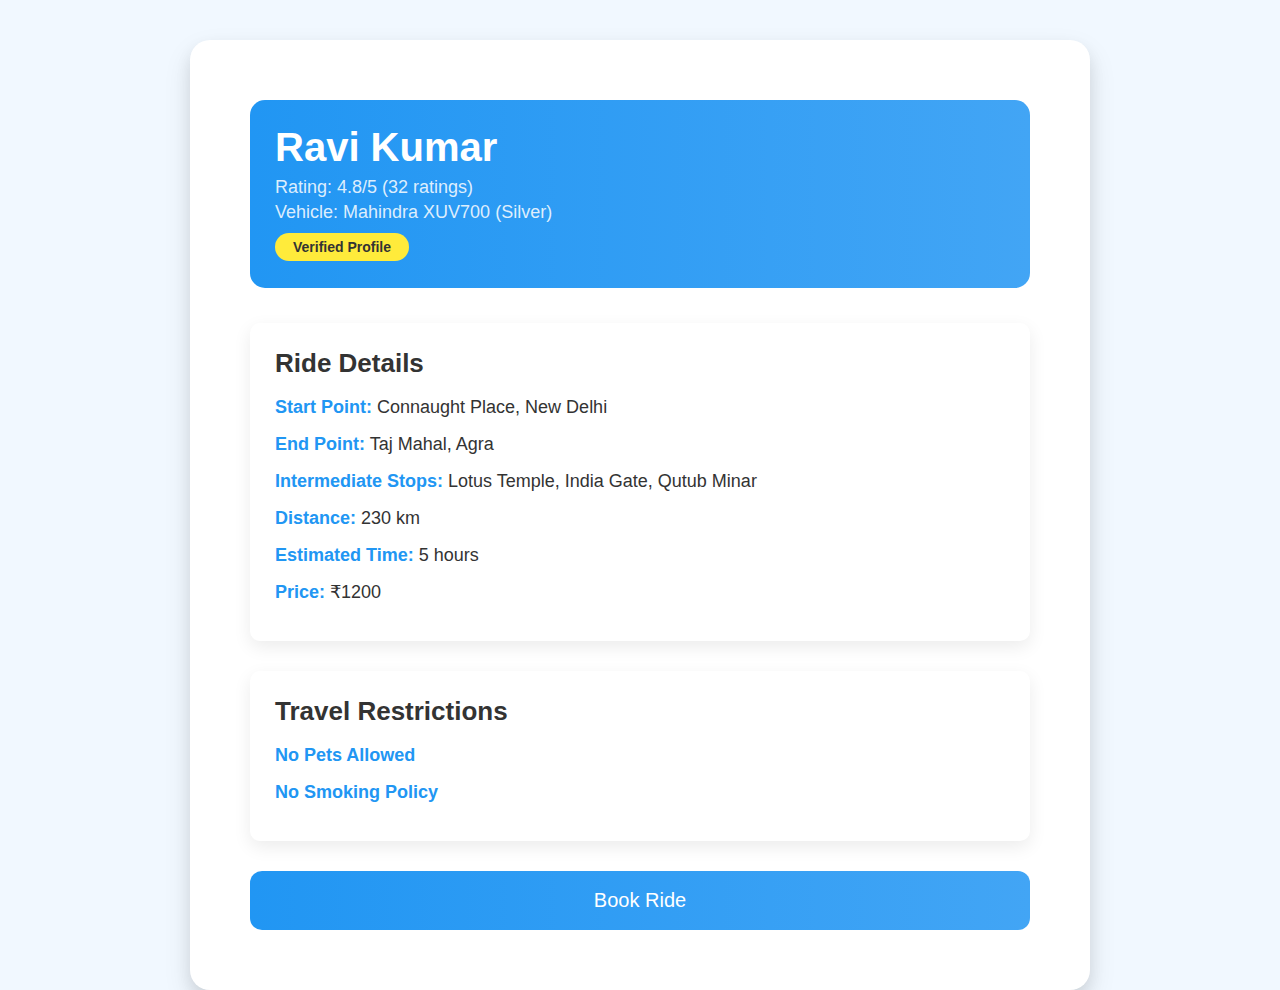
<file: aferRide.html>
<!DOCTYPE html>
<html lang="en">
<head>
    <meta charset="UTF-8">
    <meta name="viewport" content="width=device-width, initial-scale=1.0">
    <title>Ride Details</title>
    <style>
        * {
            margin: 0;
            padding: 0;
            box-sizing: border-box;
        }
        body {
            font-family: 'Segoe UI', Tahoma, Geneva, Verdana, sans-serif;
            background-color: #f1f8ff;
            color: #333;
            padding: 20px;
            display: flex;
            justify-content: center;
            align-items: flex-start;
            height: 100vh;
        }
        .container {
            background-color: #ffffff;
            border-radius: 20px;
            box-shadow: 0 12px 28px rgba(0, 0, 0, 0.1), 0 8px 16px rgba(0, 0, 0, 0.08);
            width: 100%;
            max-width: 900px;
            padding: 40px;
            margin-top: 20px;
        }
        .container:hover {
            transform: scale(1.02);
        }
        .header {
            display: flex;
            flex-direction: column;
            align-items: flex-start;
            background: linear-gradient(90deg, #2196f3, #42a5f5);
            color: white;
            padding: 25px;
            border-radius: 15px;
            margin-bottom: 35px;
            text-align: left;
        }
        .header h2 {
            font-size: 36px;
            font-weight: 700;
            margin-bottom: 5px;
        }
        .header p {
            font-size: 18px;
            color: rgba(255, 255, 255, 0.85);
            margin: 2px 0;
        }
        .header .verified {
            background-color: #ffeb3b;
            color: #333;
            font-weight: bold;
            padding: 6px 18px;
            border-radius: 22px;
            font-size: 14px;
            margin-top: 8px;
        }
        .ride-details {
            background-color: #ffffff;
            padding: 25px;
            border-radius: 10px;
            margin-bottom: 30px;
            box-shadow: 0 6px 18px rgba(0, 0, 0, 0.08);
        }
        .ride-details h3 {
            font-size: 24px;
            font-weight: 600;
            color: #333;
            margin-bottom: 15px;
        }
        .ride-details p {
            font-size: 16px;
            margin: 10px 0;
            line-height: 1.5;
        }
        .ride-details p strong {
            color: #2196f3;
            font-weight: bold;
        }
        .button {
            background: linear-gradient(90deg, #2196f3, #42a5f5);
            color: white;
            border: none;
            padding: 16px;
            font-size: 18px;
            border-radius: 12px;
            width: 100%;
            cursor: pointer;
            text-align: center;
            transition: background 0.3s ease-in-out, transform 0.3s ease-in-out;
        }
        .button:hover {
            background: linear-gradient(90deg, #42a5f5, #1e88e5);
            transform: translateY(-6px);
        }
        .button:active {
            background: linear-gradient(90deg, #1976d2, #42a5f5);
            transform: translateY(0);
        }
        .footer {
            text-align: center;
            margin-top: 35px;
            color: #888;
            font-size: 14px;
        }
        .footer p {
            margin: 0;
        }
        .footer a {
            color: #2196f3;
            text-decoration: none;
            font-weight: bold;
        }
        .footer a:hover {
            text-decoration: underline;
        }

        /* Media Queries for Laptop and Desktop */
        @media (min-width: 768px) {
            .container {
                padding: 60px;
            }
            .header h2 {
                font-size: 40px;
            }
            .ride-details h3 {
                font-size: 26px;
            }
            .ride-details p {
                font-size: 18px;
            }
            .button {
                padding: 18px;
                font-size: 20px;
            }
        }

        /* Mobile responsive adjustments */
        @media (max-width: 767px) {
            body {
                align-items: center;
            }
            .container {
                max-width: 100%;
                padding: 20px;
            }
            .header h2 {
                font-size: 28px;
            }
            .ride-details h3 {
                font-size: 22px;
            }
            .ride-details p {
                font-size: 14px;
            }
            .button {
                padding: 14px;
                font-size: 16px;
            }
        }
    </style>
</head> 
<body>

<div class="container">
    <!-- Driver Info Section -->
    <div class="header">
        <h2>Ravi Kumar</h2>
        <p>Rating: 4.8/5 (32 ratings)</p>
        <p>Vehicle: Mahindra XUV700 (Silver)</p>
        <p class="verified">Verified Profile</p>
    </div>

    <!-- Ride Details Section -->
    <div class="ride-details">
      <h3>Ride Details</h3>
      <p><strong>Start Point:</strong> Connaught Place, New Delhi</p>
      <p><strong>End Point:</strong> Taj Mahal, Agra</p>
      <p><strong>Intermediate Stops:</strong> Lotus Temple, India Gate, Qutub Minar</p>
      <p><strong>Distance:</strong> 230 km</p>
      <p><strong>Estimated Time:</strong> 5 hours</p>
      <p><strong>Price:</strong> ₹1200</p>
  </div>
  
  
    <!-- Travel Restrictions Section -->
    <div class="ride-details">
        <h3>Travel Restrictions</h3>
        <p><strong>No Pets Allowed</strong></p>
        <p><strong>No Smoking Policy</strong></p>
    </div>

    <!-- Booking Section -->
    <button class="button" onclick="bookRide()">Book Ride</button>
</div>

<script>
    // Function to book the ride
    function bookRide() {
        alert('Your booking is confirmed!');
    }
</script>

</body>
</html>
</file>
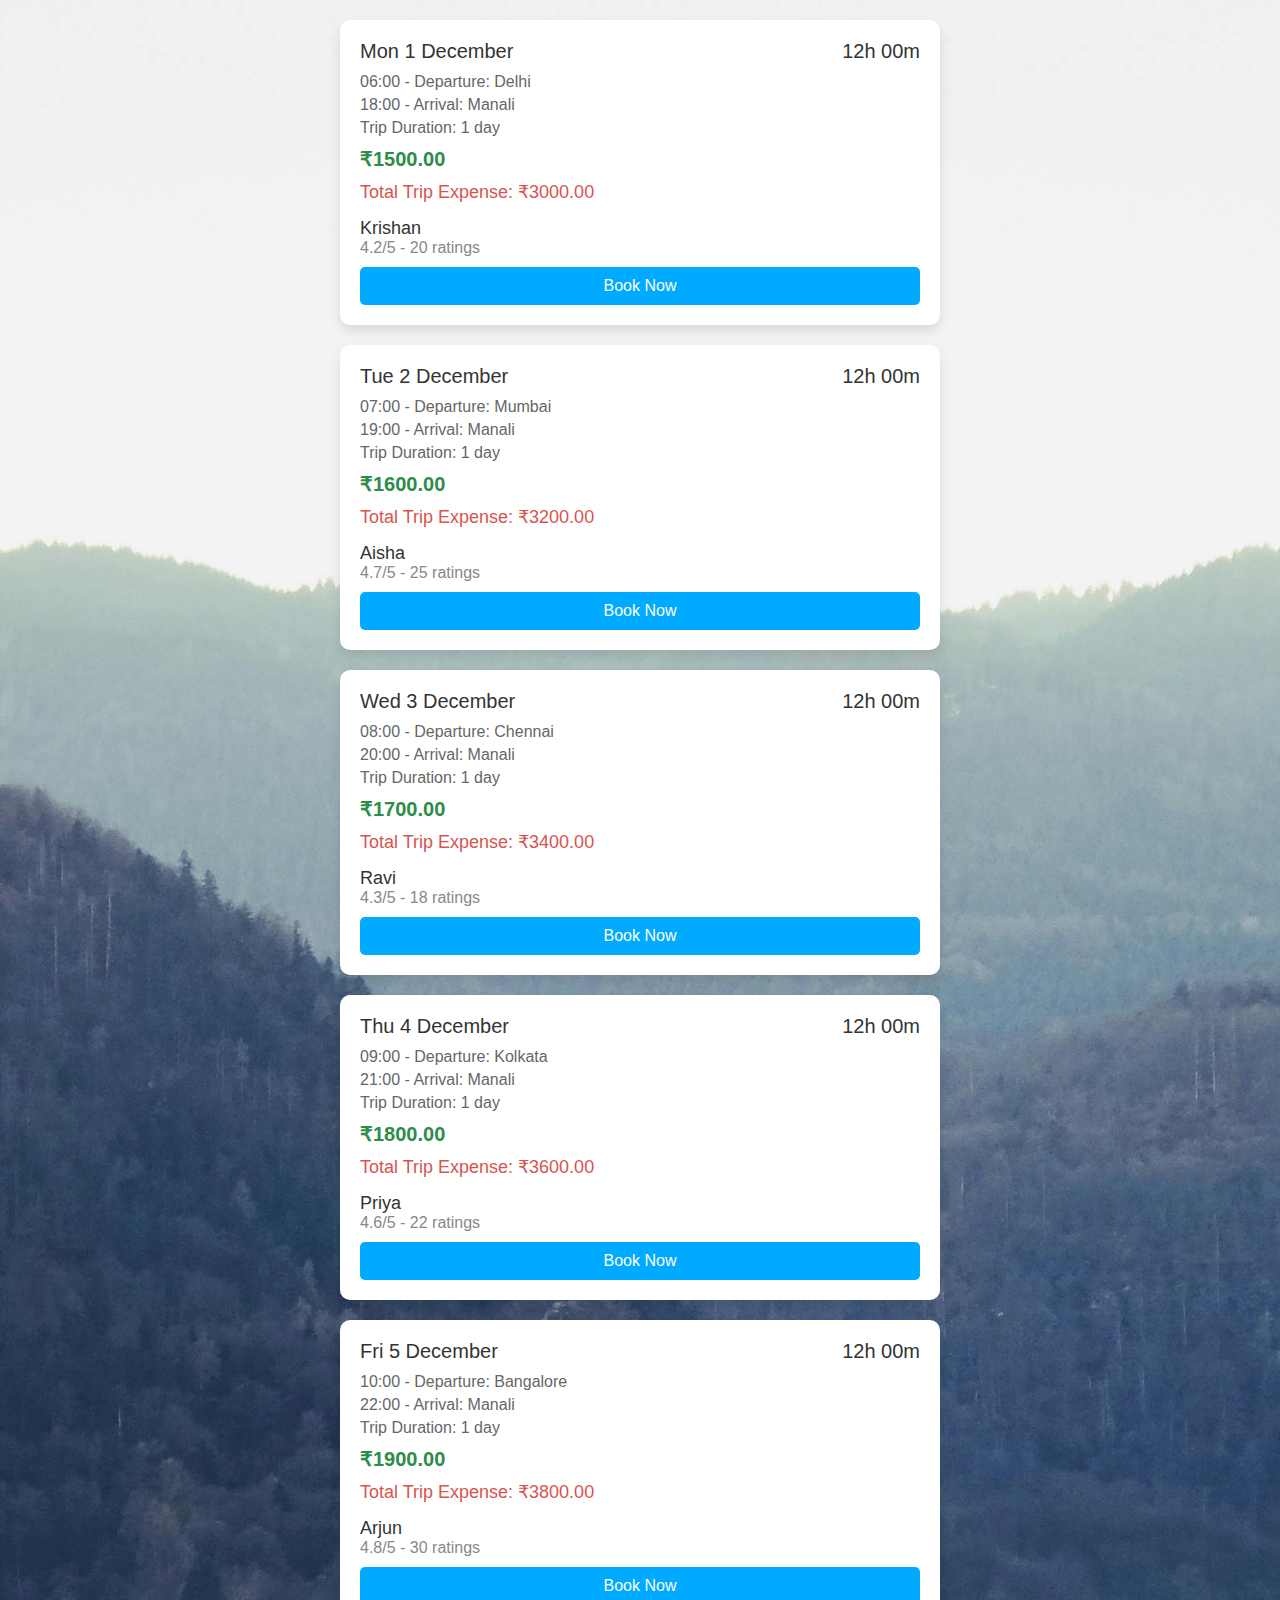
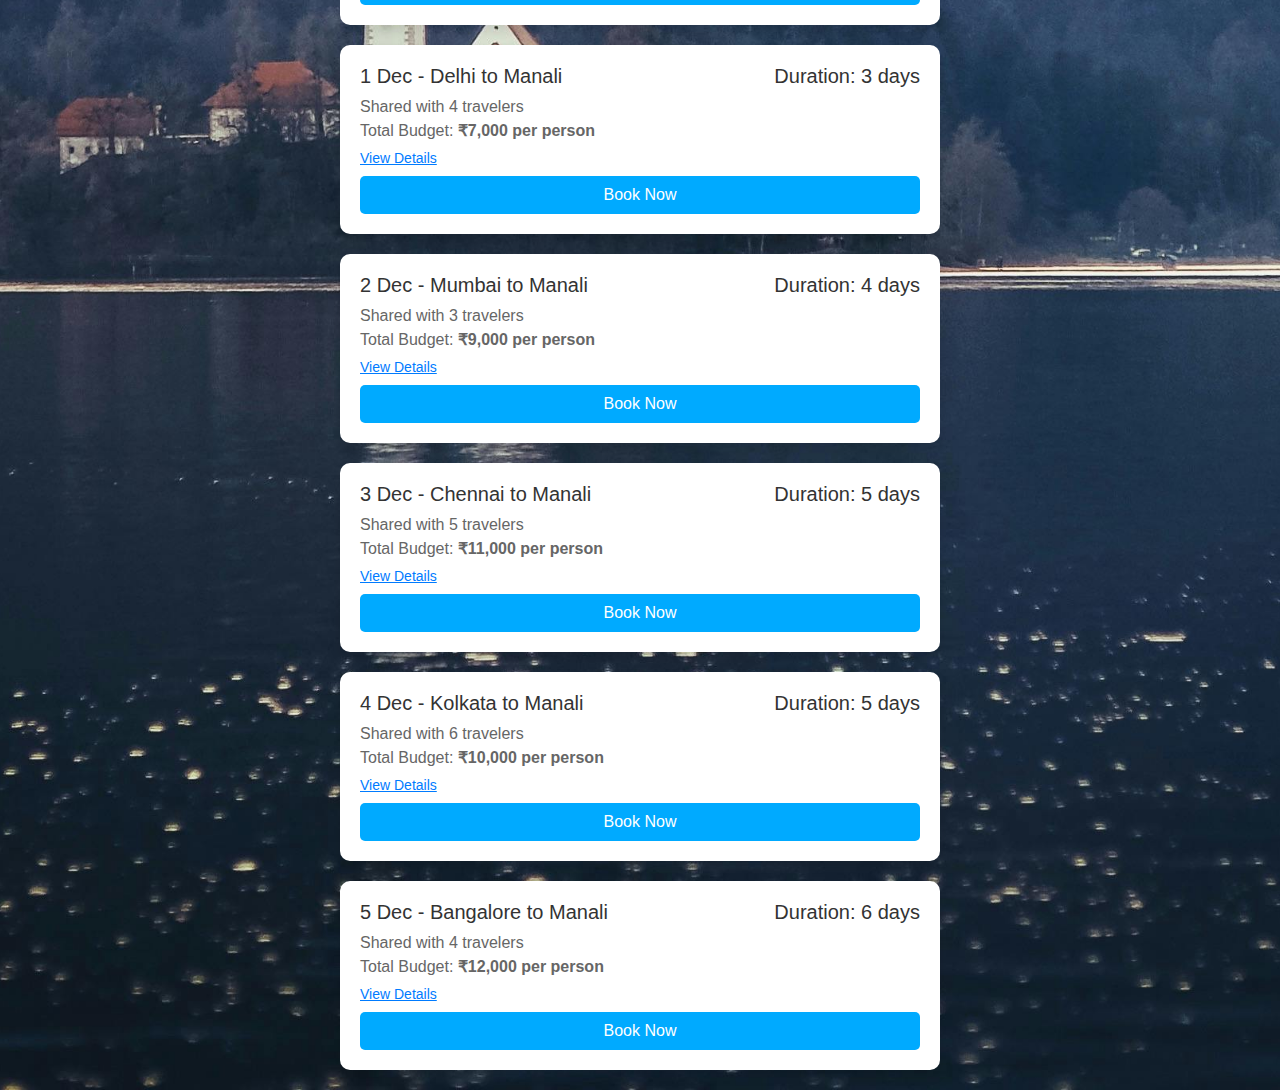
<file: ride.html>
<!DOCTYPE html>
<html lang="en">
<head>
    <meta charset="UTF-8">
    <meta name="viewport" content="width=device-width, initial-scale=1.0">
    <title>Ride Booking</title>
    <style>
        * {
            margin: 0;
            padding: 0;
            box-sizing: border-box;
            font-family: Arial, sans-serif;
        }

        body {
            background-image: url('pexels-andreas-schnabl-1775843-19541951.jpg');
            background-size: cover;
            background-repeat: no-repeat; 
            background-position: center;       
            padding: 20px;
            display: flex;
            flex-direction: column;
            align-items: center;
            gap: 20px;
        }

        .ride-card {
            background: #fff;
            border-radius: 10px;
            padding: 30px;
            width: 600px; /* Increased width to fit one per line */
            box-shadow: 0 6px 12px rgba(0, 0, 0, 0.1);
            transition: transform 0.2s;
        }

        .ride-card:hover {
            transform: translateY(-5px);
            box-shadow: 0 8px 16px rgba(0, 0, 0, 0.2);
        }

        .ride-header {
            display: flex;
            justify-content: space-between;
            align-items: center;
            font-size: 24px; /* Larger font */
            color: #333;
            margin-bottom: 15px;
        }

        .ride-info {
            color: #666;
            margin: 10px 0;
            font-size: 18px; /* Larger font */
        }

        .price {
            color: #2c8d4b;
            font-size: 22px; /* Larger font */
            font-weight: bold;
            margin: 15px 0;
        }

        .expense {
            color: #d9534f;
            font-size: 18px;
            margin: 10px 0;
        }

        .driver-info {
            font-size: 18px; /* Larger font */
            color: #333;
            margin-top: 15px;
        }

        .driver-rating {
            font-size: 16px; /* Larger font */
            color: #888;
        }

        .book-button {
            background-color: #00aaff;
            color: white;
            padding: 12px;
            border: none;
            border-radius: 5px;
            width: 100%;
            text-align: center;
            font-size: 18px; /* Larger font */
            cursor: pointer;
            margin-top: 15px;
        }

        .book-button:hover {
            background-color: #008ecc;
        }
    </style>
</head>
<body>

    <!-- Ride Card 1 - Krishan -->
    <div class="ride-card">
        <div class="ride-header">
            <span>Mon 1 December</span>
            <span>12h 00m</span>
        </div>
        <div class="ride-info">06:00 - Departure: Delhi</div>
        <div class="ride-info">18:00 - Arrival: Manali</div>
        <div class="ride-info">Trip Duration: 1 day</div>
        <div class="price">₹1500.00</div>

        <div class="expense">Total Trip Expense: ₹3000.00</div>

        <div class="driver-info">
            <div>Krishan</div>
            <div class="driver-rating">4.2/5 - 20 ratings</div>
        </div>
<button class="book-button" onclick="window.open('afterRide.html', '_blank')">Book Now</button>


    </div>

    <!-- Ride Card 2 - Aisha -->
    <div class="ride-card">
        <div class="ride-header">
            <span>Tue 2 December</span>
            <span>12h 00m</span>
        </div>
        <div class="ride-info">07:00 - Departure: Mumbai</div>
        <div class="ride-info">19:00 - Arrival: Manali</div>
        <div class="ride-info">Trip Duration: 1 day</div>
        <div class="price">₹1600.00</div>

        <div class="expense">Total Trip Expense: ₹3200.00</div>

        <div class="driver-info">
            <div>Aisha</div>
            <div class="driver-rating">4.7/5 - 25 ratings</div>
        </div>
       <button class="book-button" onclick="window.open('afterRide.html', '_blank')">Book Now</button>


    </div>

    <!-- Ride Card 3 - Ravi -->
    <div class="ride-card">
        <div class="ride-header">
            <span>Wed 3 December</span>
            <span>12h 00m</span>
        </div>
        <div class="ride-info">08:00 - Departure: Chennai</div>
        <div class="ride-info">20:00 - Arrival: Manali</div>
        <div class="ride-info">Trip Duration: 1 day</div>
        <div class="price">₹1700.00</div>

        <div class="expense">Total Trip Expense: ₹3400.00</div>

        <div class="driver-info">
            <div>Ravi</div>
            <div class="driver-rating">4.3/5 - 18 ratings</div>
        </div>
        <button class="book-button" onclick="window.open('afterRide.html', '_blank')">Book Now</button>

    </div>

    <!-- Ride Card 4 - Priya -->
    <div class="ride-card">
        <div class="ride-header">
            <span>Thu 4 December</span>
            <span>12h 00m</span>
        </div>
        <div class="ride-info">09:00 - Departure: Kolkata</div>
        <div class="ride-info">21:00 - Arrival: Manali</div>
        <div class="ride-info">Trip Duration: 1 day</div>
        <div class="price">₹1800.00</div>

        <div class="expense">Total Trip Expense: ₹3600.00</div>

        <div class="driver-info">
            <div>Priya</div>
            <div class="driver-rating">4.6/5 - 22 ratings</div>
        </div>
     <button class="book-button" onclick="window.open('afterRide.html', '_blank')">Book Now</button>


    </div>

    <!-- Ride Card 5 - Arjun -->
    <div class="ride-card">
        <div class="ride-header">
            <span>Fri 5 December</span>
            <span>12h 00m</span>
        </div>
        <div class="ride-info">10:00 - Departure: Bangalore</div>
        <div class="ride-info">22:00 - Arrival: Manali</div>
        <div class="ride-info">Trip Duration: 1 day</div>
        <div class="price">₹1900.00</div>

        <div class="expense">Total Trip Expense: ₹3800.00</div>

        <div class="driver-info">
            <div>Arjun</div>
            <div class="driver-rating">4.8/5 - 30 ratings</div>
        </div>
        <button class="book-button" onclick="window.open('afterRide.html', '_blank')">Book Now</button>


    </div>

</body>
</html> 























<!DOCTYPE html>
<html lang="en">
<head>
    <meta charset="UTF-8">
    <meta name="viewport" content="width=device-width, initial-scale=1.0">
    <title>Ride with Budget</title>
    <style>
        * {
            margin: 0;
            padding: 0;
            box-sizing: border-box;
            font-family: Arial, sans-serif;
        }

        body {
            background-image: url('pexels-andreas-schnabl-1775843-19541951.jpg');
            background-size: cover;
            background-repeat: no-repeat;
            background-position: center;
            padding: 20px;
            display: flex;
            flex-direction: column;
            align-items: center;
            gap: 20px;
        }

        .ride-card {
            background: #fff;
            border-radius: 10px;
            padding: 20px;
            width: 600px;
            box-shadow: 0 6px 12px rgba(0, 0, 0, 0.1);
            transition: transform 0.2s;
        }

        .ride-card:hover {
            transform: translateY(-5px);
            box-shadow: 0 8px 16px rgba(0, 0, 0, 0.2);
        }

        .ride-header {
            display: flex;
            justify-content: space-between;
            align-items: center;
            font-size: 20px;
            color: #333;
            margin-bottom: 10px;
        }

        .ride-info {
            color: #666;
            margin: 5px 0;
            font-size: 16px;
        }

        .price {
            color: #2c8d4b;
            font-size: 20px;
            font-weight: bold;
            margin: 10px 0;
        }

        .book-button {
            background-color: #00aaff;
            color: white;
            padding: 10px;
            border: none;
            border-radius: 5px;
            width: 100%;
            text-align: center;
            font-size: 16px;
            cursor: pointer;
            margin-top: 10px;
        }

        .book-button:hover {
            background-color: #008ecc;
        }

        .details {
            margin-top: 10px;
            font-size: 14px;
            display: none;
            color: #555;
            background: #f9f9f9;
            padding: 10px;
            border-radius: 5px;
        }

        .toggle-details {
            color: #007bff;
            cursor: pointer;
            font-size: 14px;
            margin-top: 10px;
            text-decoration: underline;
        }
    </style>
</head>
<body>

    <!-- Ride Card 1 -->
    <div class="ride-card">
        <div class="ride-header">
            <span>1 Dec - Delhi to Manali</span>
            <span>Duration: 3 days</span>
        </div>
        <div class="ride-info">Shared with 4 travelers</div>
        <div class="ride-info">Total Budget: <b>₹7,000 per person</b></div>

        <div class="details">
            <p><strong>Expense Breakdown:</strong></p>
            <ul>
                <li>Transportation: ₹1,500</li>
                <li>Accommodation: ₹1,500</li>
                <li>Activities: ₹500</li>
                <li>Meals: ₹1,500</li>
                <li>Miscellaneous: ₹1,000</li>
            </ul>
            <p><strong>Grand Total:</strong> ₹7,000</p>
        </div>

        <div class="toggle-details">View Details</div>
        <button class="book-button">Book Now</button>
    </div>

    <!-- Ride Card 2 -->
    <div class="ride-card">
        <div class="ride-header">
            <span>2 Dec - Mumbai to Manali</span>
            <span>Duration: 4 days</span>
        </div>
        <div class="ride-info">Shared with 3 travelers</div>
        <div class="ride-info">Total Budget: <b>₹9,000 per person</b></div>

        <div class="details">
            <p><strong>Expense Breakdown:</strong></p>
            <ul>
                <li>Transportation: ₹2,500</li>
                <li>Accommodation: ₹2,000</li>
                <li>Activities: ₹1,000</li>
                <li>Meals: ₹2,000</li>
                <li>Miscellaneous: ₹1,500</li>
            </ul>
            <p><strong>Grand Total:</strong> ₹9,000</p>
        </div>

        <div class="toggle-details">View Details</div>
        <button class="book-button">Book Now</button>
    </div>

    <!-- Ride Card 3 -->
    <div class="ride-card">
        <div class="ride-header">
            <span>3 Dec - Chennai to Manali</span>
            <span>Duration: 5 days</span>
        </div>
        <div class="ride-info">Shared with 5 travelers</div>
        <div class="ride-info">Total Budget: <b>₹11,000 per person</b></div>

        <div class="details">
            <p><strong>Expense Breakdown:</strong></p>
            <ul>
                <li>Transportation: ₹3,000</li>
                <li>Accommodation: ₹2,500</li>
                <li>Activities: ₹2,000</li>
                <li>Meals: ₹2,500</li>
                <li>Miscellaneous: ₹1,000</li>
            </ul>
            <p><strong>Grand Total:</strong> ₹11,000</p>
        </div>

        <div class="toggle-details">View Details</div>
        <button class="book-button">Book Now</button>
    </div>

    <!-- Ride Card 4 -->
    <div class="ride-card">
        <div class="ride-header">
            <span>4 Dec - Kolkata to Manali</span>
            <span>Duration: 5 days</span>
        </div>
        <div class="ride-info">Shared with 6 travelers</div>
        <div class="ride-info">Total Budget: <b>₹10,000 per person</b></div>

        <div class="details">
            <p><strong>Expense Breakdown:</strong></p>
            <ul>
                <li>Transportation: ₹2,500</li>
                <li>Accommodation: ₹2,000</li>
                <li>Activities: ₹1,000</li>
                <li>Meals: ₹3,000</li>
                <li>Miscellaneous: ₹1,500</li>
            </ul>
            <p><strong>Grand Total:</strong> ₹10,000</p>
        </div>

        <div class="toggle-details">View Details</div>
        <button class="book-button">Book Now</button>
    </div>

    <!-- Ride Card 5 -->
    <div class="ride-card">
        <div class="ride-header">
            <span>5 Dec - Bangalore to Manali</span>
            <span>Duration: 6 days</span>
        </div>
        <div class="ride-info">Shared with 4 travelers</div>
        <div class="ride-info">Total Budget: <b>₹12,000 per person</b></div>

        <div class="details">
            <p><strong>Expense Breakdown:</strong></p>
            <ul>
                <li>Transportation: ₹3,500</li>
                <li>Accommodation: ₹3,000</li>
                <li>Activities: ₹2,000</li>
                <li>Meals: ₹3,000</li>
                <li>Miscellaneous: ₹500</li>
            </ul>
            <p><strong>Grand Total:</strong> ₹12,000</p>
        </div>

        <div class="toggle-details">View Details</div>
        <button class="book-button">Book Now</button>
    </div>

    <script>
        // Toggle details for each ride card
        document.querySelectorAll('.toggle-details').forEach((toggle, index) => {
            toggle.addEventListener('click', () => {
                const details = document.querySelectorAll('.details')[index];
                if (details.style.display === 'none' || !details.style.display) {
                    details.style.display = 'block';
                    toggle.innerText = 'Hide Details';
                } else {
                    details.style.display = 'none';
                    toggle.innerText = 'View Details';
                }
            });
        });
    </script>
</body>
</html>
</file>
